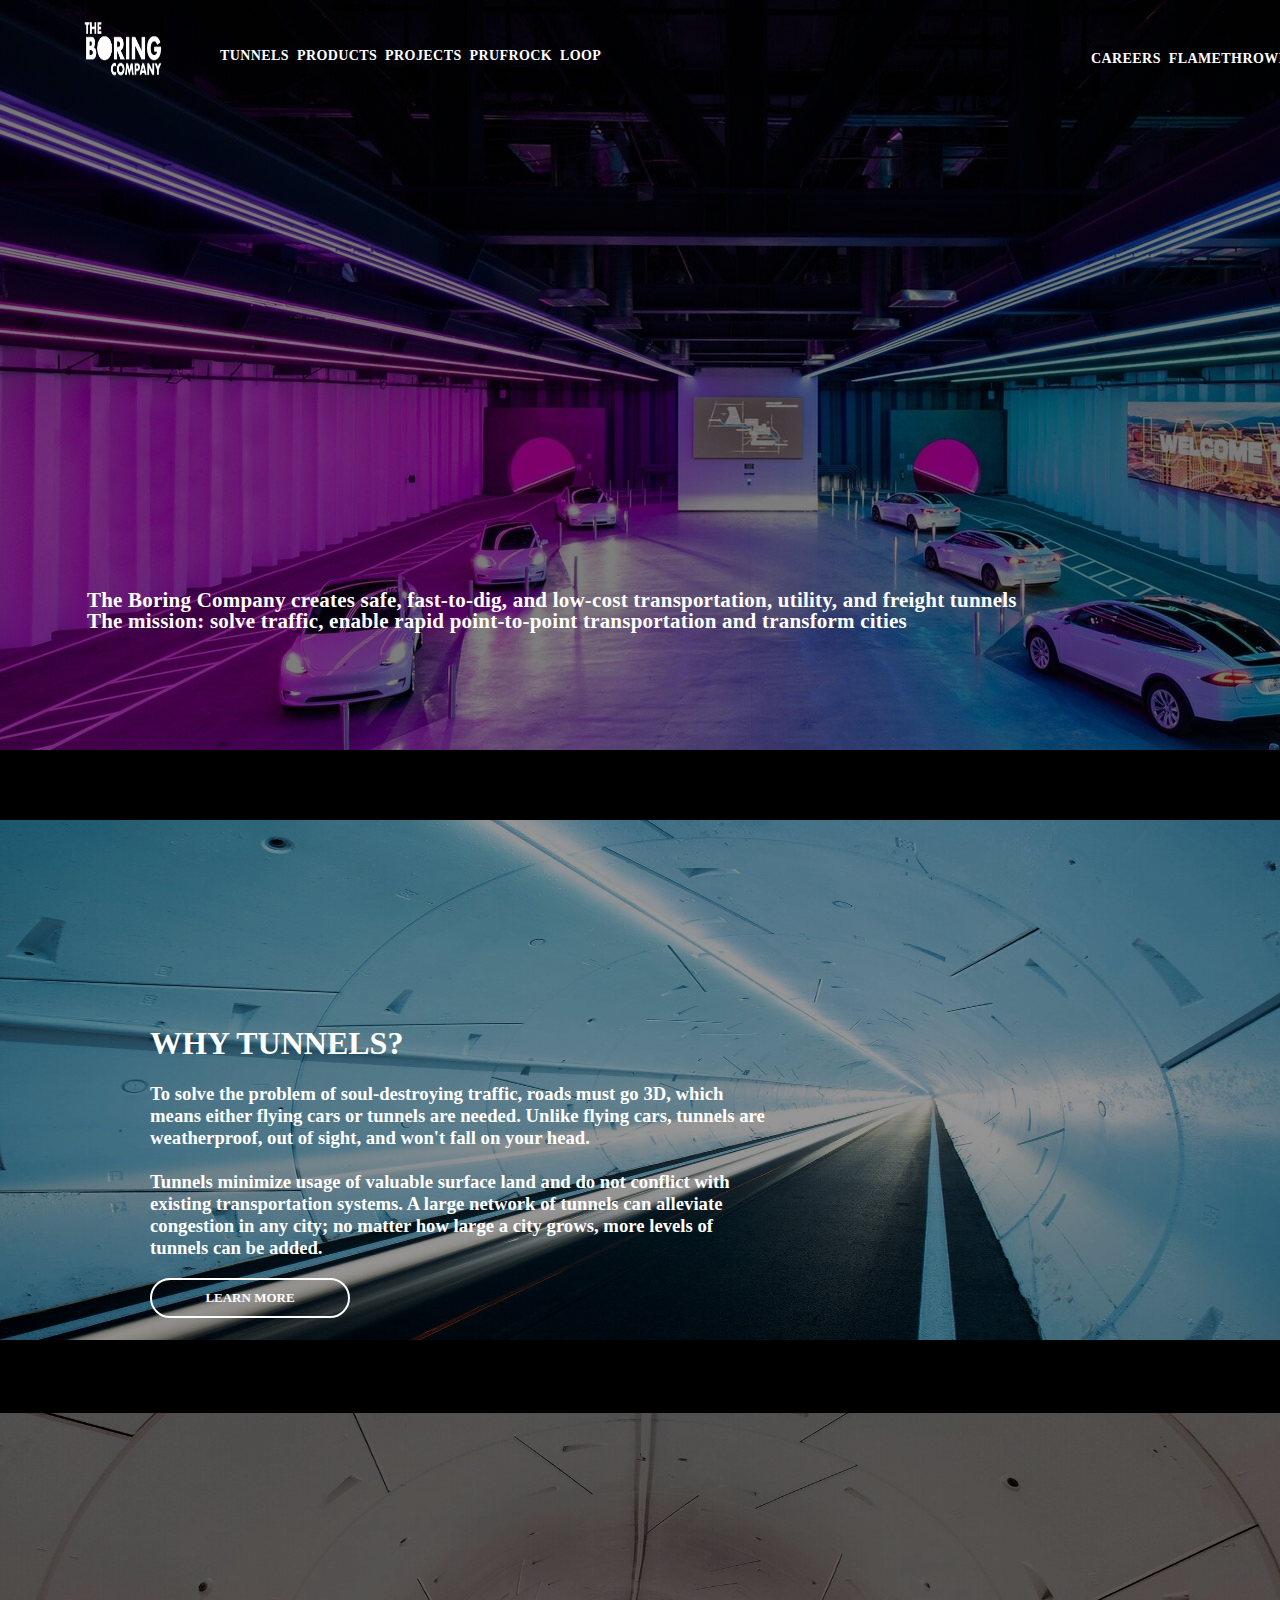
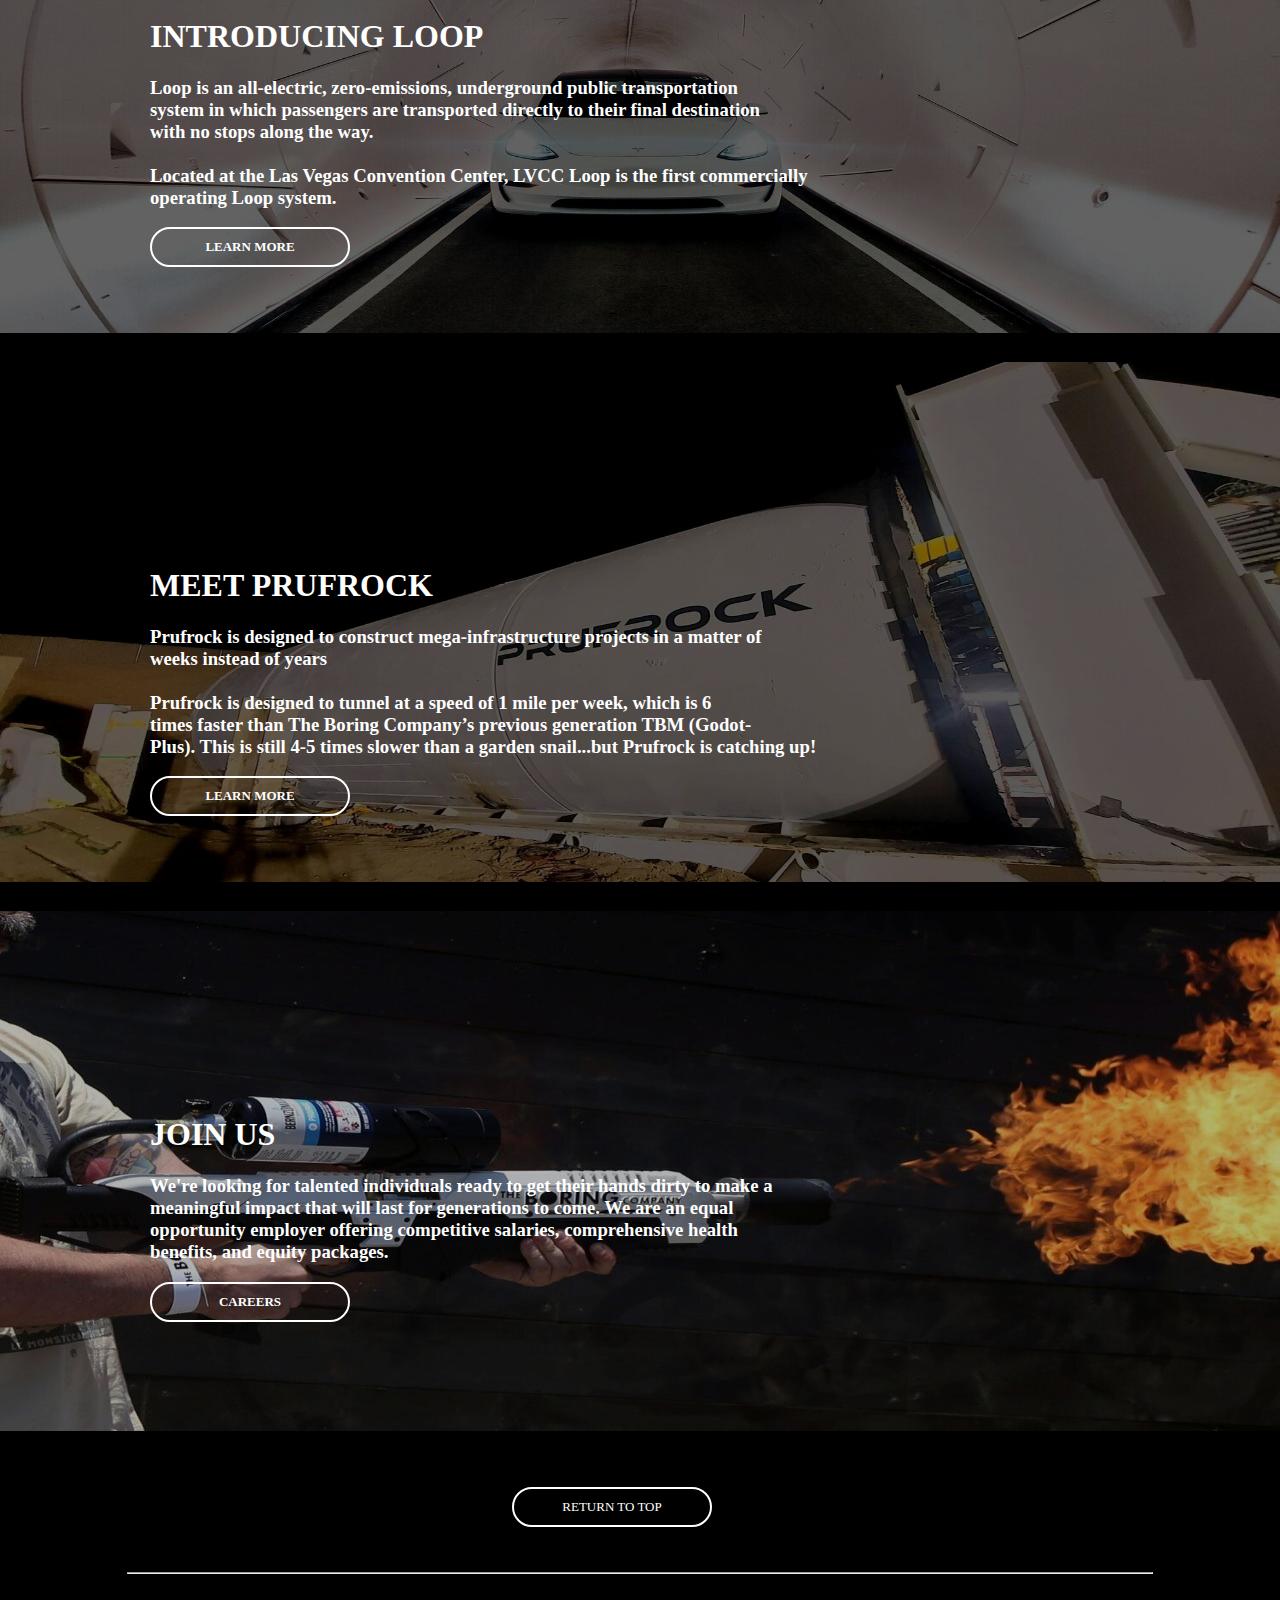
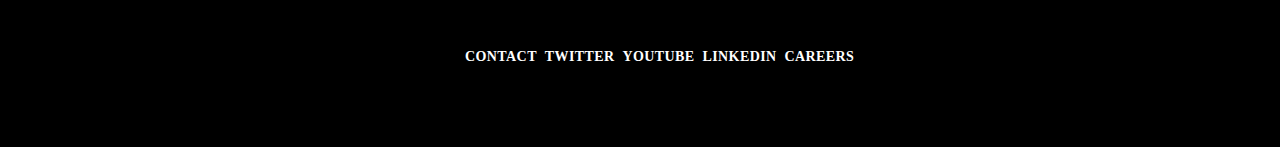
<file: index.html>
<!DOCTYPE html>
<html lang="en">
<head>
    <meta charset="UTF-8">
    <meta http-equiv="X-UA-Compatible" content="IE=edge">
    <meta name="viewport" content="width=device-width, initial-scale=1.0">
    <title>The Boring Company</title>
    <link rel="stylesheet" href="style2.css" type="text/css">
</head>
<body>
    <div class="main-section-1">
        <div class="header">
            <div class="header-logo">
                <img src="logo.png" alt="" height="80" width="80" style="margin-left: 53px;">
            </div>
            <div class="header-text" style="margin-left: 70px;">
                <h5 style="font-family: din-2014; font-weight: 600; font-style: normal; font-size: 14px; letter-spacing: .03em; text-transform: uppercase;">TUNNELS&nbsp;&nbsp;PRODUCTS&nbsp;&nbsp;PROJECTS&nbsp;&nbsp;PRUFROCK&nbsp;&nbsp;LOOP</h5>
            </div>
            <div class="header-text-last" style="margin-left: 250px;">
                <h5 style="margin-left: 541px; margin-top: -87px;">CAREERS&nbsp;&nbsp;FLAMETHROWER</h5>
            </div>
        </div>
        <div class="section-type">
            <h2 style="margin-top: 490px;
            margin-left: 87px;color: #ffff;">The Boring Company creates safe, fast-to-dig, and low-cost transportation, utility, and freight tunnels<br>
                The mission: solve traffic, enable rapid point-to-point transportation and transform cities</h2>
        </div>
    </div>
    <div class="last">   
    </div>
    <div class="main-section-2">
        <img class="image" src="./second.jpg" alt="">
        <div class="header-text">
            <h1 style="margin-top: 180px;">
                WHY TUNNELS?
            </h1>
            <h3>To solve the problem of soul-destroying traffic, roads must go 3D, which<br> means either flying cars or tunnels are needed. Unlike flying cars, tunnels are<br> weatherproof, out of sight, and won't fall on your head.<br><br>
                Tunnels minimize usage of valuable surface land and do not conflict with<br> existing transportation systems. A large network of tunnels can alleviate<br> congestion in any city; no matter how large a city grows, more levels of<br> tunnels can be added.</h3>
            <button class="btn"><strong>LEARN MORE</strong></button>
        </div>
    </div>
    <div class="last">   
    </div>
    <div class="main-section-3">
        <img class="image" src="./third.jpg" alt="">
        <div class="header-text">
            <h1 style="margin-top: 180px;">
                INTRODUCING LOOP
            </h1>
            <h3>Loop is an all-electric, zero-emissions, underground public transportation<br> system in which passengers are transported directly to their final destination <br> with no stops along the way.<br><br>
                Located at the Las Vegas Convention Center, LVCC Loop is the first commercially <br> operating Loop system.</h3>
            <button class="btn"><strong>LEARN MORE</strong></button>
        </div>
    </div>
    <div class="last">   
    </div>
    <div class="main-section-4">
        <img class="image" src="./forth.jpg" alt="">
        <div class="header-text">
            <h1 style="margin-top: 180px;">
                MEET PRUFROCK
            </h1>
            <h3>Prufrock is designed to construct mega-infrastructure projects in a matter of <br> weeks instead of years<br><br>
                Prufrock is designed to tunnel at a speed of 1 mile per week, which is 6 <br> times faster than The Boring Company’s previous generation TBM (Godot- <br> Plus). This is still 4-5 times slower than a garden snail...but Prufrock is catching up!</h3>
            <button class="btn"><strong>LEARN MORE</strong></button>
        </div>
    </div>
    <div class="last">   
    </div>
    <div class="main-section-5">
        <img class="image" src="./12345.jpg" alt="">
        <div class="header-text">
            <h1 style="margin-top: 180px;">
                JOIN US
            </h1>
            <h3>We're looking for talented individuals ready to get their hands dirty to make a <br> meaningful impact that will last for generations to come. We are an equal <br> opportunity employer offering competitive salaries, comprehensive health <br> benefits, and equity packages.</h3>
            <button class="btn"><strong>CAREERS</strong></button>
        </div>
    </div>
    <div class="main-section-last">
        <div class="main-last">
            <button class="btn" style="margin-top: 140px; margin-left: 40%;">RETURN TO TOP</button>
            <hr style="margin-top: 45px; width: 80%;">
            <h5 style="margin-left: 465px; margin-top: 75px; color: #ffff;">CONTACT&nbsp;&nbsp;TWITTER&nbsp;&nbsp;YOUTUBE&nbsp;&nbsp;LINKEDIN&nbsp;&nbsp;CAREERS</h5>

        </div>
    </div>
    
</body>
</html>
</file>
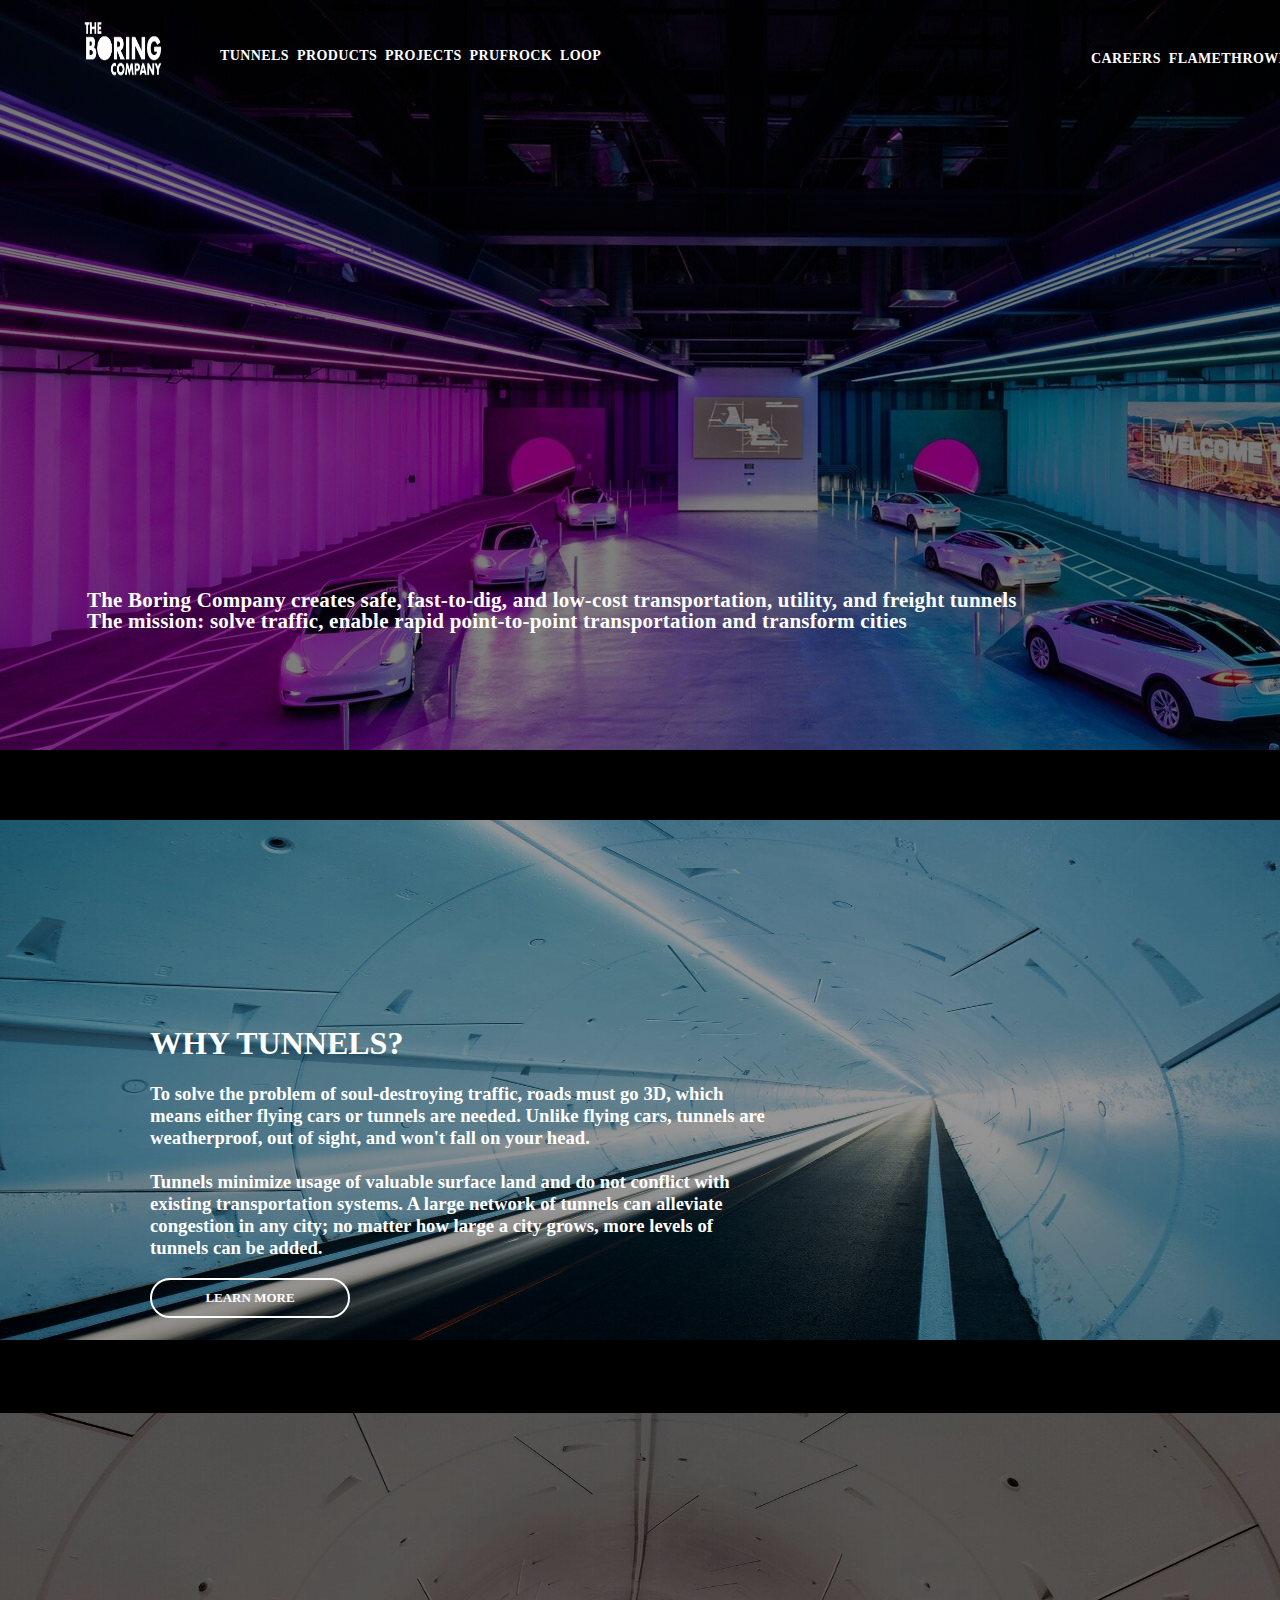
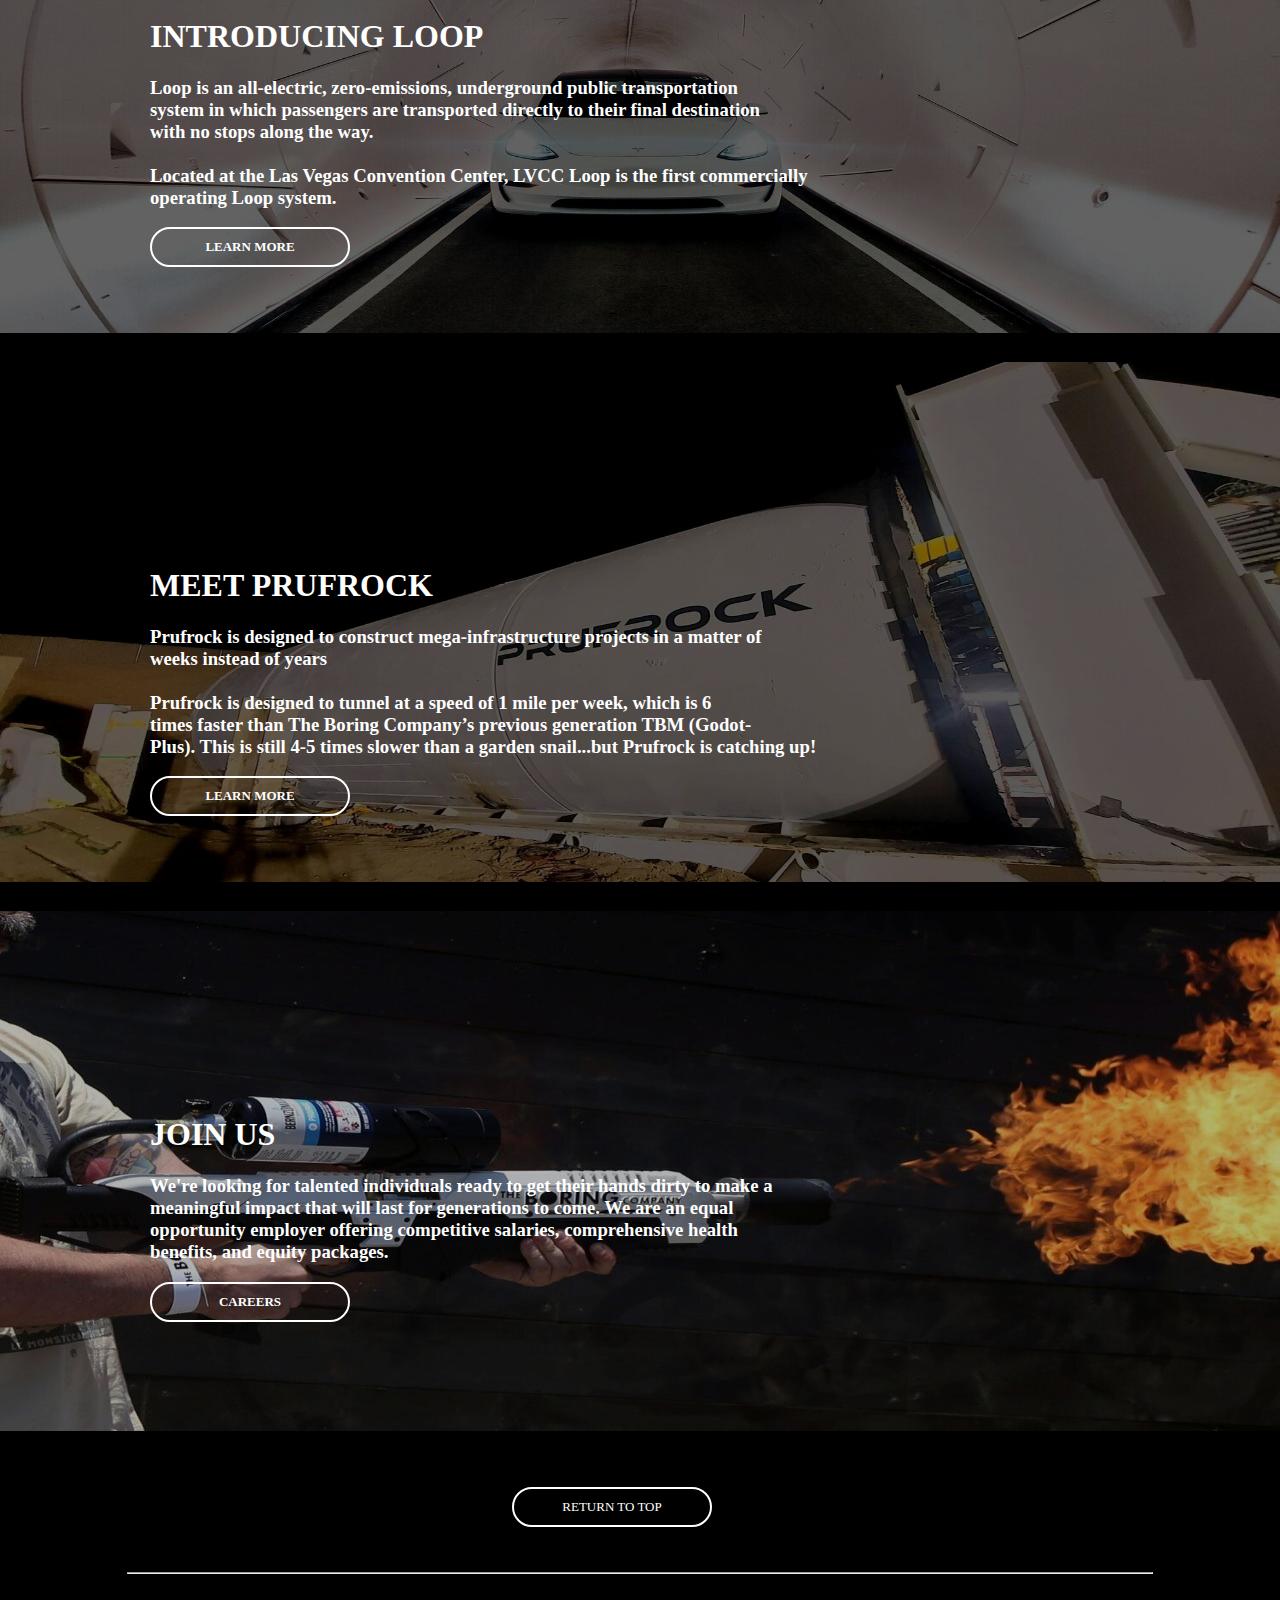
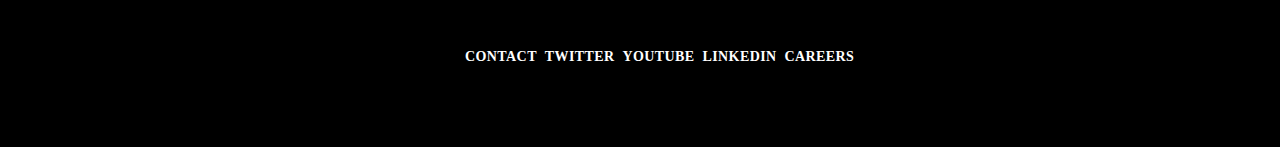
<file: index1.html>
<!DOCTYPE html>
<html lang="en">
<head>
    <meta charset="UTF-8">
    <meta http-equiv="X-UA-Compatible" content="IE=edge">
    <meta name="viewport" content="width=device-width, initial-scale=1.0">
    <title>The Boring Company</title>
    <link rel="stylesheet" href="style2.css" type="text/css">
</head>
<body>
    <div class="main-section-1">
        <div class="header">
            <div class="header-logo">
                <img src="logo.png" alt="" height="80" width="80" style="margin-left: 53px;">
            </div>
            <div class="header-text" style="margin-left: 70px;">
                <h5 style="font-family: din-2014; font-weight: 600; font-style: normal; font-size: 14px; letter-spacing: .03em; text-transform: uppercase;">TUNNELS&nbsp;&nbsp;PRODUCTS&nbsp;&nbsp;PROJECTS&nbsp;&nbsp;PRUFROCK&nbsp;&nbsp;LOOP</h5>
            </div>
            <div class="header-text-last" style="margin-left: 250px;">
                <h5 style="margin-left: 541px; margin-top: -87px;">CAREERS&nbsp;&nbsp;FLAMETHROWER</h5>
            </div>
        </div>
        <div class="section-type">
            <h2 style="margin-top: 490px;
            margin-left: 87px;color: #ffff;">The Boring Company creates safe, fast-to-dig, and low-cost transportation, utility, and freight tunnels<br>
                The mission: solve traffic, enable rapid point-to-point transportation and transform cities</h2>
        </div>
    </div>
    <div class="last">   
    </div>
    <div class="main-section-2">
        <img class="image" src="./second.jpg" alt="">
        <div class="header-text">
            <h1 style="margin-top: 180px;">
                WHY TUNNELS?
            </h1>
            <h3>To solve the problem of soul-destroying traffic, roads must go 3D, which<br> means either flying cars or tunnels are needed. Unlike flying cars, tunnels are<br> weatherproof, out of sight, and won't fall on your head.<br><br>
                Tunnels minimize usage of valuable surface land and do not conflict with<br> existing transportation systems. A large network of tunnels can alleviate<br> congestion in any city; no matter how large a city grows, more levels of<br> tunnels can be added.</h3>
            <button class="btn"><strong>LEARN MORE</strong></button>
        </div>
    </div>
    <div class="last">   
    </div>
    <div class="main-section-3">
        <img class="image" src="./third.jpg" alt="">
        <div class="header-text">
            <h1 style="margin-top: 180px;">
                INTRODUCING LOOP
            </h1>
            <h3>Loop is an all-electric, zero-emissions, underground public transportation<br> system in which passengers are transported directly to their final destination <br> with no stops along the way.<br><br>
                Located at the Las Vegas Convention Center, LVCC Loop is the first commercially <br> operating Loop system.</h3>
            <button class="btn"><strong>LEARN MORE</strong></button>
        </div>
    </div>
    <div class="last">   
    </div>
    <div class="main-section-4">
        <img class="image" src="./forth.jpg" alt="">
        <div class="header-text">
            <h1 style="margin-top: 180px;">
                MEET PRUFROCK
            </h1>
            <h3>Prufrock is designed to construct mega-infrastructure projects in a matter of <br> weeks instead of years<br><br>
                Prufrock is designed to tunnel at a speed of 1 mile per week, which is 6 <br> times faster than The Boring Company’s previous generation TBM (Godot- <br> Plus). This is still 4-5 times slower than a garden snail...but Prufrock is catching up!</h3>
            <button class="btn"><strong>LEARN MORE</strong></button>
        </div>
    </div>
    <div class="last">   
    </div>
    <div class="main-section-5">
        <img class="image" src="./12345.jpg" alt="">
        <div class="header-text">
            <h1 style="margin-top: 180px;">
                JOIN US
            </h1>
            <h3>We're looking for talented individuals ready to get their hands dirty to make a <br> meaningful impact that will last for generations to come. We are an equal <br> opportunity employer offering competitive salaries, comprehensive health <br> benefits, and equity packages.</h3>
            <button class="btn"><strong>CAREERS</strong></button>
        </div>
    </div>
    <div class="main-section-last">
        <div class="main-last">
            <button class="btn" style="margin-top: 140px; margin-left: 40%;">RETURN TO TOP</button>
            <hr style="margin-top: 45px; width: 80%;">
            <h5 style="margin-left: 465px; margin-top: 75px; color: #ffff;">CONTACT&nbsp;&nbsp;TWITTER&nbsp;&nbsp;YOUTUBE&nbsp;&nbsp;LINKEDIN&nbsp;&nbsp;CAREERS</h5>

        </div>
    </div>
    
</body>
</html>
</file>
<file: style2.css>
body{
    margin: 0;
    background-color: black;
}
.main-section-1{
    width: 100%;
    height: 750px;
    background-image:linear-gradient(rgba(0, 0, 0, 0.527),rgba(0, 0, 0, 0.5)) , url(./first.jpg);
}
.image{
    width: 100%;
    height: 520px;
    position: absolute;
    filter: brightness(70%);
    
}
.header-logo{
    margin-left: 30px;
    padding-top: 10px;
    float: left;
}
.header-text{
    color: #ffff;
    padding: 25px;
    padding-left: 150px;
    position: relative;
    cursor: pointer;
}
header-text:hover{
    border-bottom: 2px;
    border-color: aqua;
}
.header-text-last{
    color: #ffff;
    padding: 25px;
    padding-left: 300px;
    float: left;
}
.header{
    width: 100%;
    height: 100px;

}
h2{
    font-family: din-2014;
    font-weight: 600;
    font-style: normal;
    font-size: 21px;
    letter-spacing: .01em;
    line-height: 1em;
    text-transform: none;
}
.btn{
    border-style: solid;
    background-color: transparent;
    border-radius: 40px;
    width: 200px;
    height: 40px;
    border-color: #ffff;
}
button{
    font-family: din-2014;
    font-size: 13px;
    font-weight: 400;
    font-style: normal;
    text-transform: uppercase;
    letter-spacing: 0em;
    color: #ffff;
}
h5{
    font-family: din-2014;
    font-weight: 600;
    font-style: normal;
    font-size: 14px;
    letter-spacing: .03em;
    text-transform: uppercase;
}
.last{
    width: 100%;
    height: 70px;
    background-color: black;
    margin-top: 0;
}
.main-last{
    background-color: black;
    width: 100%;
    height: 400px;
}
</file>
